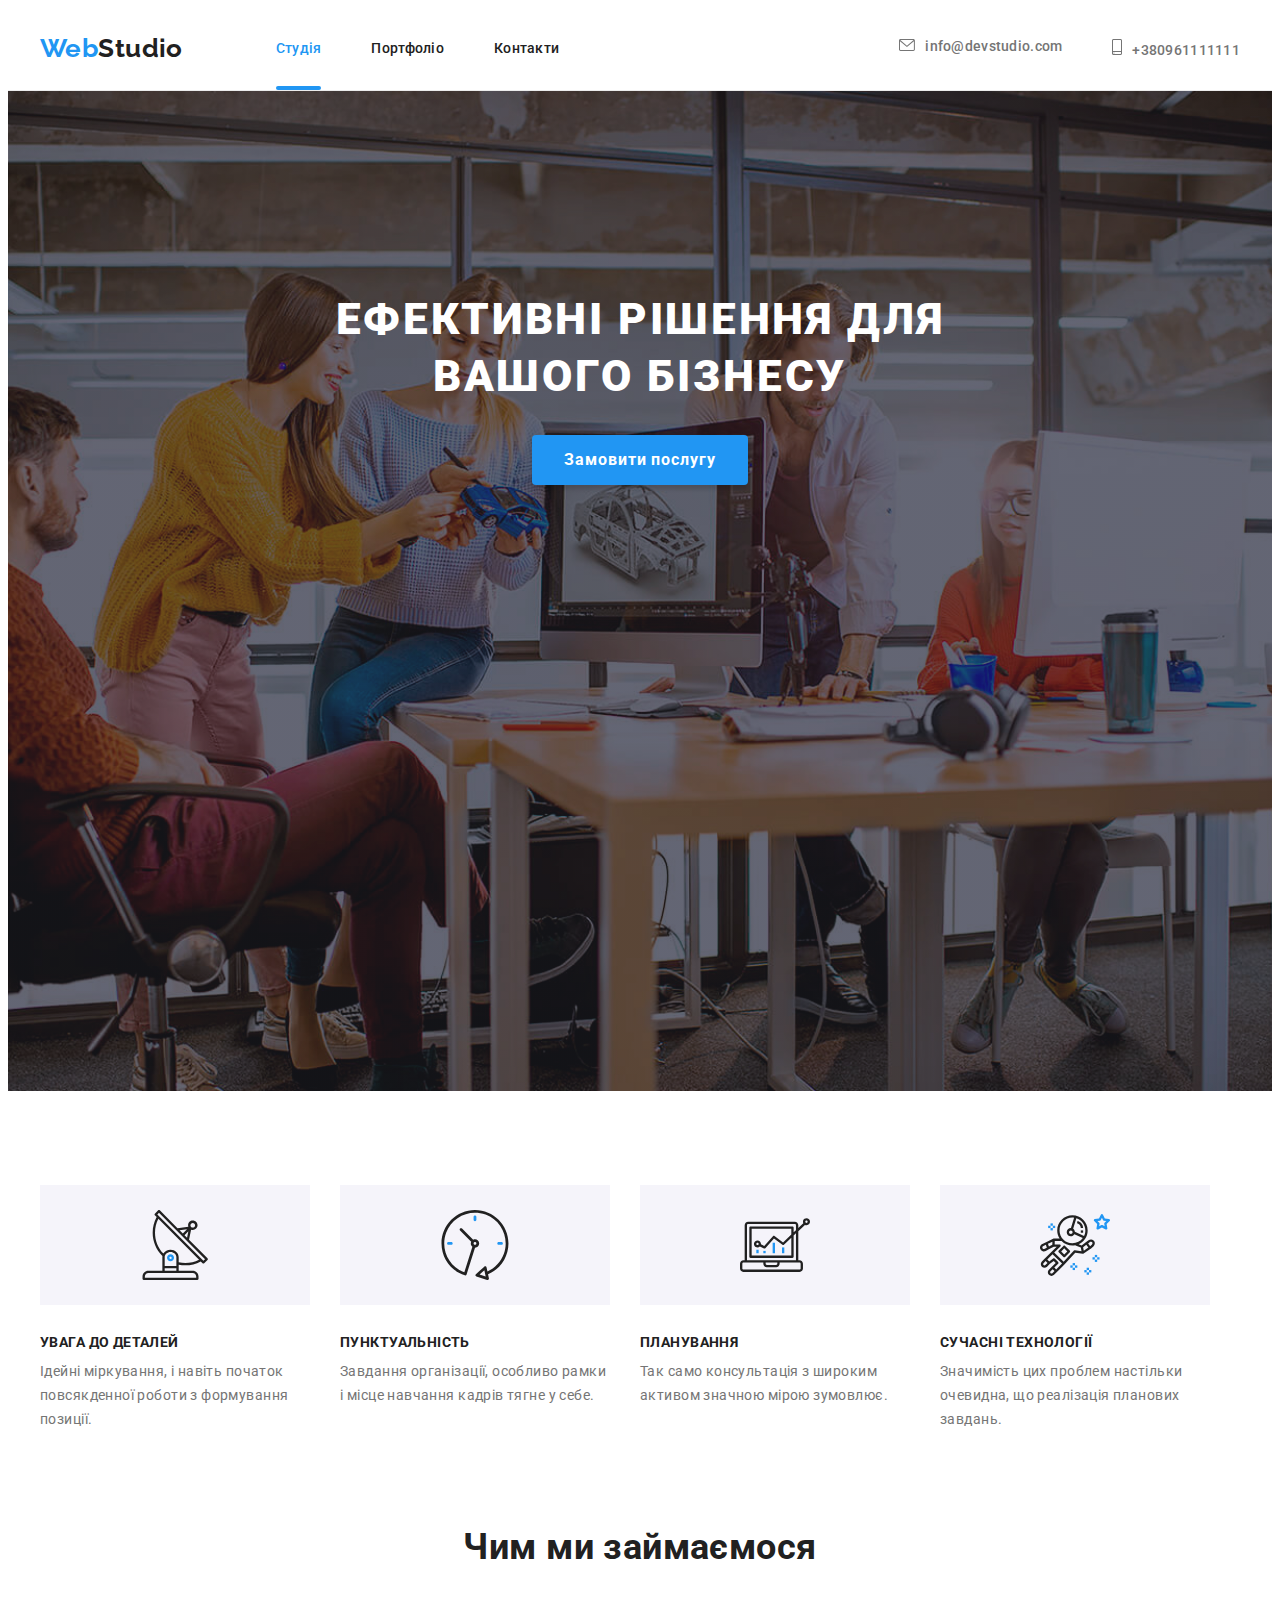
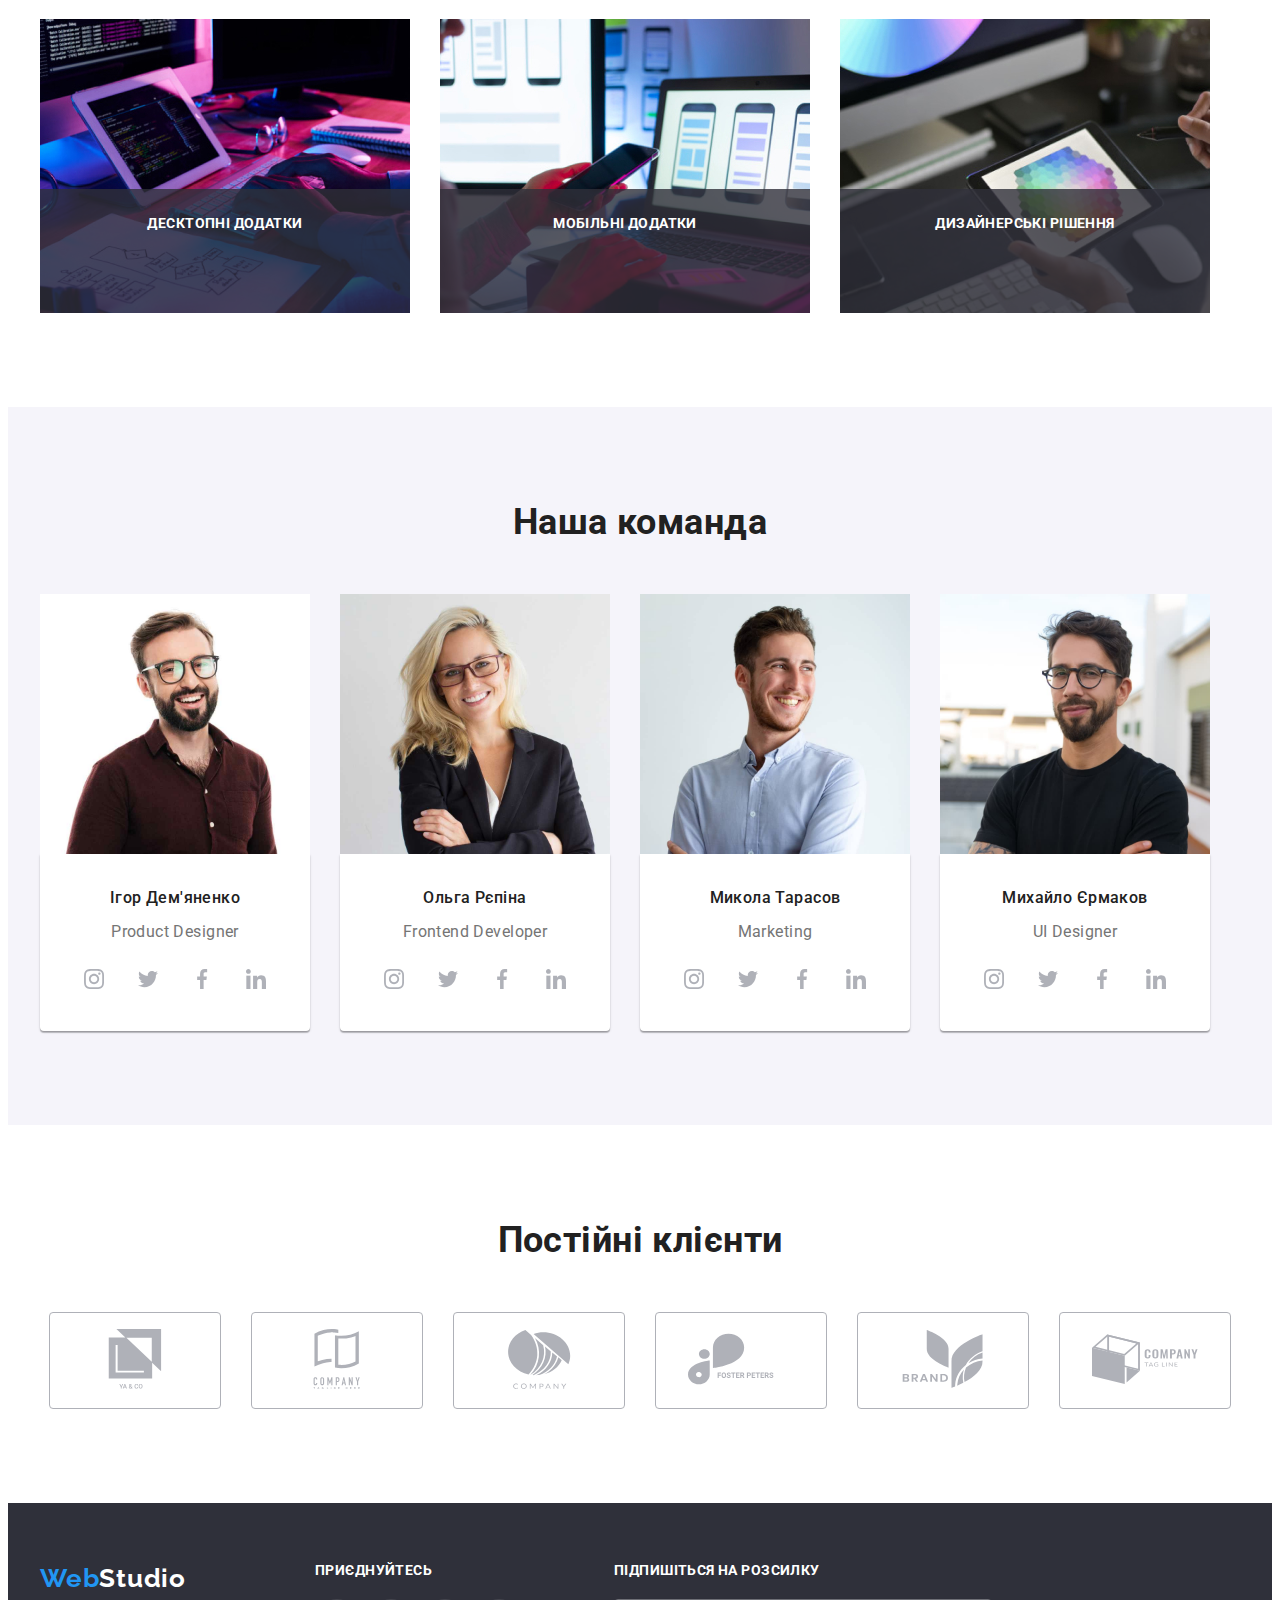
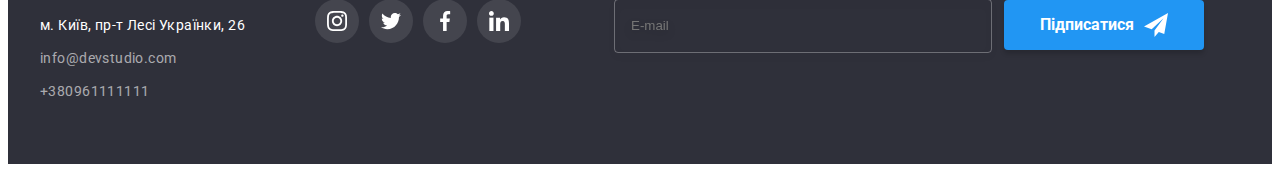
<file: index.html>
<!DOCTYPE html>
<html lang="uk">

<head>
  <meta charset="UTF-8">
  <meta http-equiv="X-UA-Compatible" content="IE=edge">
  <meta name="viewport" content="width=device-width, initial-scale=1.0">
  <title> Студія </title>
  <link href="https://fonts.googleapis.com/css2?family=Raleway:wght@700&family=Roboto:wght@400;500;700;900&display=swap"
    rel="stylesheet">

  <link rel="stylesheet" href="https://cdnjs.cloudflare.com/ajax/libs/modern-normalize/1.1.0/modern-normalize.min.css"
    integrity="sha512-wpPYUAdjBVSE4KJnH1VR1HeZfpl1ub8YT/NKx4PuQ5NmX2tKuGu6U/JRp5y+Y8XG2tV+wKQpNHVUX03MfMFn9Q=="
    crossorigin="anonymous" referrerpolicy="no-referrer" />

  <link rel="stylesheet" href="./CSS/styles.css">
</head>

<body>
  <!--Навігація-->

  <header class="page-header">
    <div class="container header-container">
      <nav class="site-nav">
        <a href="" class="logo-nav"> <span class="web-accent">Web</span>Studio </a>
        <ul class="item-list">
          <li class="nav-item"> <a href="./index.html" class="nav-link current"> Студія </a> </li>
          <li class="nav-item"> <a href="./portfolio.html" class="nav-link"> Портфоліо </a> </li>
          <li class="nav-item"> <a href="" class="nav-link"> Контакти </a> </li>
        </ul>
      </nav>

      <ul class="contacts-list">
        <li class="step"> <a href="mailto:info@devstudio.com" class="mail-accent">
            <svg class="header-icon" width="16" height="12">
              <use href="./images/icons.svg#icon-envelope-1"> </use>
            </svg>info@devstudio.com</a>
        </li>

        <li class="step"> <a href="tel:+380961111111" class="tel-number">
            <svg class="header-icon" width="10" height="16">
              <use href="./images/icons.svg#icon-smartphone"></use>
            </svg>+380961111111</a>
        </li>
      </ul>
    </div>
  </header>


  <main>
    <!--Шапка-->
    <section class="section hero">
      <h1 class="hero-title"> Ефективні рішення для вашого бізнесу </h1>
      <button type="button" class="hero-button" data-modal-open> Замовити послугу </button>
    </section>



    <!--Особливості-->
    <section class="section section-list">
      <div class="container">
        <h2 hidden> для додавання заголовку h3</h2>
        <ul class="feature-list">
          <li class="feature-item">
            <div class="feature-icon">
              <svg width="70" height="70">
                <use href="./images/icons.svg#icon-sputnik">
                </use>
              </svg>
            </div>
            <h3 class="future-title"> УВАГА ДО ДЕТАЛЕЙ </h3>
            <p class="features-text"> Ідейні міркування, і навіть початок повсякденної роботи з формування позиції.
            </p>

          </li>

          <li class="feature-item">
            <div class="feature-icon">
              <svg width="70" height="70">
                <use href="./images/icons.svg#icon-clock"></use>
              </svg>
            </div>
            <h3 class="future-title"> ПУНКТУАЛЬНІСТЬ</h3>
            <p class="features-text"> Завдання організації, особливо рамки і місце навчання кадрів тягне у себе. </p>


          </li>
          <li class="feature-item">
            <div class="feature-icon">
              <svg width="70" height="70">
                <use href="./images/icons.svg#icon-diagram"> </use>
              </svg>
            </div>
            <h3 class="future-title">ПЛАНУВАННЯ</h3>
            <p class="features-text">Так само консультація з широким активом значною мірою зумовлює.</p>

          </li>

          <li class="feature-item">
            <div class="feature-icon">
              <svg width="70" height="70">
                <use href="./images/icons.svg#icon-astronaut"> </use>
              </svg>
            </div>
            <h3 class="future-title"> СУЧАСНІ ТЕХНОЛОГІЇ</h3>
            <p class="features-text"> Значимість цих проблем настільки очевидна, що реалізація планових завдань. </p>

          </li>
        </ul>
      </div>
    </section>

    <section class="section section-work">
      <div class="container">
        <h2 class="section-title">Чим ми займаємося</h2>
        <ul class="work-list">
          <li class="work-item"> <a href=""> <img src="./images/img1.jpg" alt="Клавіатура" height="294" width="370">
            </a>
            <div class="work-item-thumb">
              <h3 class="work-name">Десктопні додатки</h3>
            </div>
          </li>
          <li class="work-item"> <a href=""> <img src="./images/img2.jpg" alt="Телефон" height="294" width="370"> </a>
            <div class="work-item-thumb">
              <h3 class="work-name">Мобільні додатки</h3>
            </div>
          </li>
          <li class="work-item"> <a href=""> <img src="./images/img3.jpg" alt="Планшет" height="294" width="370"> </a>
            <div class="work-item-thumb">
              <h3 class="work-name">Дизайнерські рішення</h3>
            </div>
          </li>
        </ul>
      </div>
    </section>

    <!-- Наша команда -->
    <section class="section our-team">
      <div class="container">
        <h2 class="section-title"> Наша команда </h2>
        <ul class="team-style">
          <li class="team-item">
            <img src="./images/IgorD1.jpg" alt="Ігор_Демяненко" width="270" height="260">
            <div class="team-workers">
              <h3 class="team-worker">Ігор Дем'яненко </h3>
              <p class="team-job"> Product Designer</p>

              <ul class="social-network-list">
                <li class="network-list">
                  <a href="" class="network-link">
                    <svg class="network-icon" width="20" height="20">
                      <use href="./images/icons.svg#icon-instagram"> </use>
                    </svg>
                  </a>
                </li>

                <li class="network-list">
                  <a href="" class="network-link">
                    <svg class="network-icon" width="20" height="20">
                      <use href="./images/icons.svg#icon-twitter"> </use>
                    </svg>
                  </a>
                </li>

                <li class="network-list">
                  <a href="" class="network-link">
                    <svg class="network-icon" width="20" height="20">
                      <use href="./images/icons.svg#icon-facebook"> </use>
                    </svg>
                  </a>
                </li>

                <li class="network-list">
                  <a href="" class="network-link">
                    <svg class="network-icon" width="20" height="20">
                      <use href="./images/icons.svg#icon-linkedin"> </use>
                    </svg>
                  </a>
                </li>
              </ul>
            </div>
          </li>

          <li class="team-item">
            <img src="./images/OlgaR2.jpg" alt="Ольга_Демяненко" width="270" height="260">
            <div class="team-workers">
              <h3 class="team-worker"> Ольга Рєпіна </h3>
              <p class="team-job">Frontend Developer</p>
              <ul class="social-network-list">
                <li class="network-list">
                  <a href="" class="network-link">
                    <svg class="network-icon" width="20" height="20">
                      <use href="./images/icons.svg#icon-instagram"> </use>
                    </svg>
                  </a>
                </li>

                <li class="network-list">
                  <a href="" class="network-link">
                    <svg class="network-icon" width="20" height="20">
                      <use href="./images/icons.svg#icon-twitter"> </use>
                    </svg>
                  </a>
                </li>

                <li class="network-list">
                  <a href="" class="network-link">
                    <svg class="network-icon" width="20" height="20">
                      <use href="./images/icons.svg#icon-facebook"> </use>
                    </svg>
                  </a>
                </li>

                <li class="network-list">
                  <a href="" class="network-link">
                    <svg class="network-icon" width="20" height="20">
                      <use href="./images/icons.svg#icon-linkedin"> </use>
                    </svg>
                  </a>
                </li>
              </ul>

            </div>
          </li>

          <li class="team-item">
            <img src="./images/MykT3.jpg" alt="Микола_Тарасенко" width="270" height="260">
            <div class="team-workers">
              <h3 class="team-worker"> Микола Тарасов </h3>
              <p class="team-job">Marketing</p>
              <ul class="social-network-list">
                <li class="network-list">
                  <a href="" class="network-link">
                    <svg class="network-icon" width="20" height="20">
                      <use href="./images/icons.svg#icon-instagram"> </use>
                    </svg>
                  </a>
                </li>

                <li class="network-list">
                  <a href="" class="network-link">
                    <svg class="network-icon" width="20" height="20">
                      <use href="./images/icons.svg#icon-twitter"> </use>
                    </svg>
                  </a>
                </li>

                <li class="network-list">
                  <a href="" class="network-link">
                    <svg class="network-icon" width="20" height="20">
                      <use href="./images/icons.svg#icon-facebook"> </use>
                    </svg>
                  </a>
                </li>

                <li class="network-list">
                  <a href="" class="network-link">
                    <svg class="network-icon" width="20" height="20">
                      <use href="./images/icons.svg#icon-linkedin"> </use>
                    </svg>
                  </a>
                </li>
              </ul>

            </div>
          </li>

          <li class="team-item">
            <img src="./images/Мyhaylo4.jpg" alt="МИхайло_Єрмаков" width="270" height="260">
            <div class="team-workers">
              <h3 class="team-worker"> Михайло Єрмаков </h3>
              <p class="team-job">UI Designer</p>

              <ul class="social-network-list">
                <li class="network-list">
                  <a href="" class="network-link">
                    <svg class="network-icon" width="20" height="20">
                      <use href="./images/icons.svg#icon-instagram"> </use>
                    </svg>
                  </a>
                </li>

                <li class="network-list">
                  <a href="" class="network-link">
                    <svg class="network-icon" width="20" height="20">
                      <use href="./images/icons.svg#icon-twitter"> </use>
                    </svg>
                  </a>
                </li>

                <li class="network-list">
                  <a href="" class="network-link">
                    <svg class="network-icon" width="20" height="20">
                      <use href="./images/icons.svg#icon-facebook"> </use>
                    </svg>
                  </a>
                </li>

                <li class="network-list">
                  <a href="" class="network-link">
                    <svg class="network-icon" width="20" height="20">
                      <use href="./images/icons.svg#icon-linkedin"> </use>
                    </svg>
                  </a>
                </li>
              </ul>

            </div>
          </li>
        </ul>
      </div>
    </section>

    <!--НАШІ КЛІЄНТИ-->

    <section class="clients-section section">
      <div class="container">
        <h2 class="clients-title">Постійні клієнти</h2>
        <ul class="clients-list">
          <li class="clients-item">
            <a class="clients-link" href="">
              <svg class="clients-icon" width="106" height="60">
                <use href="./images/icons.svg#icon-group-1"></use>
              </svg>
            </a>
          </li>
          <li class="clients-item">
            <a class="clients-link" href="">
              <svg class="clients-icon" width="106" height="60">
                <use href="./images/icons.svg#icon-group-2"></use>
              </svg>
            </a>
          </li>
          <li class="clients-item">
            <a class="clients-link" href="">
              <svg class="clients-icon" width="106" height="60">
                <use href="./images/icons.svg#icon-group-3"></use>
              </svg>
            </a>
          </li>
          <li class="clients-item">
            <a class="clients-link" href="">
              <svg class="clients-icon" width="106" height="60">
                <use href="./images/icons.svg#icon-group-4"></use>
              </svg>
            </a>
          </li>
          <li class="clients-item">
            <a class="clients-link" href="">
              <svg class="clients-icon" width="106" height="60">
                <use href="./images/icons.svg#icon-group-5"></use>
              </svg>
            </a>
          </li>
          <li class="clients-item">
            <a class="clients-link" href="">
              <svg class="clients-icon" width="106" height="60">
                <use href="./images/icons.svg#icon-group-6"></use>
              </svg>
            </a>
          </li>
        </ul>

      </div>
  </main>

  <!--Футер-->
  <footer class="footer">
    <div class="container">
      <div class="footer-left">

        <a href="./index.html" class="logo-foot"> <span class="web-accent">Web</span>Studio </a>

        <address class="footer-contacts">
          <ul class="contacts-box">
            <li class="footer-contact-item"> <a href="https://goo.gl/maps/c17dUtmcHRf1ZoTh7" class="place"> м. Київ,
                пр-т
                Лесі Українки,
                26 </a>
            </li>

            <li li class="footer-contact-item"> <a href="mailto:info@devstudio.com " class="mail"> info@devstudio.com
              </a>
            </li>

            <li li class="footer-contact-item"> <a href="tel:+380961111111" class="number">+380961111111</a> </li>
          </ul>
        </address>
      </div>

      <div class="footer-right">
        <p class="social-title">приєднуйтесь</p>
        <ul class="social-list">
          <li class="network-list"><a class="network-link" href="">
              <svg class="network-icon" width="20" height="20">
                <use href="./images/icons.svg#icon-instagram"></use>
              </svg>
            </a></li>
          <li class="network-list"><a class="network-link" href="">
              <svg class="network-icon" width="20" height="20">
                <use href="./images/icons.svg#icon-twitter"></use>
              </svg>
            </a></li>
          <li class="network-list"><a class="network-link" href="">
              <svg class="network-icon" width="20" height="20">
                <use href="./images/icons.svg#icon-facebook"></use>
              </svg>
            </a></li>
          <li class="network-list"><a class="network-link" href="">
              <svg class="network-icon" width="20" height="20">
                <use href="./images/icons.svg#icon-linkedin"></use>
              </svg>
            </a></li>
        </ul>
      </div>

      <div class="third-line">
          <h3 class="signup-title">підпишіться на розсилку</h3>
          <form class="footer-form">
            <input class="mail-input" type="email" name="email" placeholder="E-mail" />
            <button class="btn-subscribe" type="submit">
              <span>Підписатися</span>
              <svg class="icon-send" width="24" height="24">
                <use href="./images/icons.svg#icon-icon-send"></use>
              </svg>
            </button>
          </form>
        </div>
    </div>
  </footer>



  <!--MODAL-->

  <div class="backdrop is-hidden" data-modal>
    <div class="modal">
      <button class="button-close" data-modal-close>
        <svg class="button-close-icon" width="18" height="18">
          <use href="./images/icons.svg#icon-close-black"></use>
        </svg>
      </button>
    </div>
  </div>

  <script src="./js/modal.js"></script>

</body>

</html>
</file>
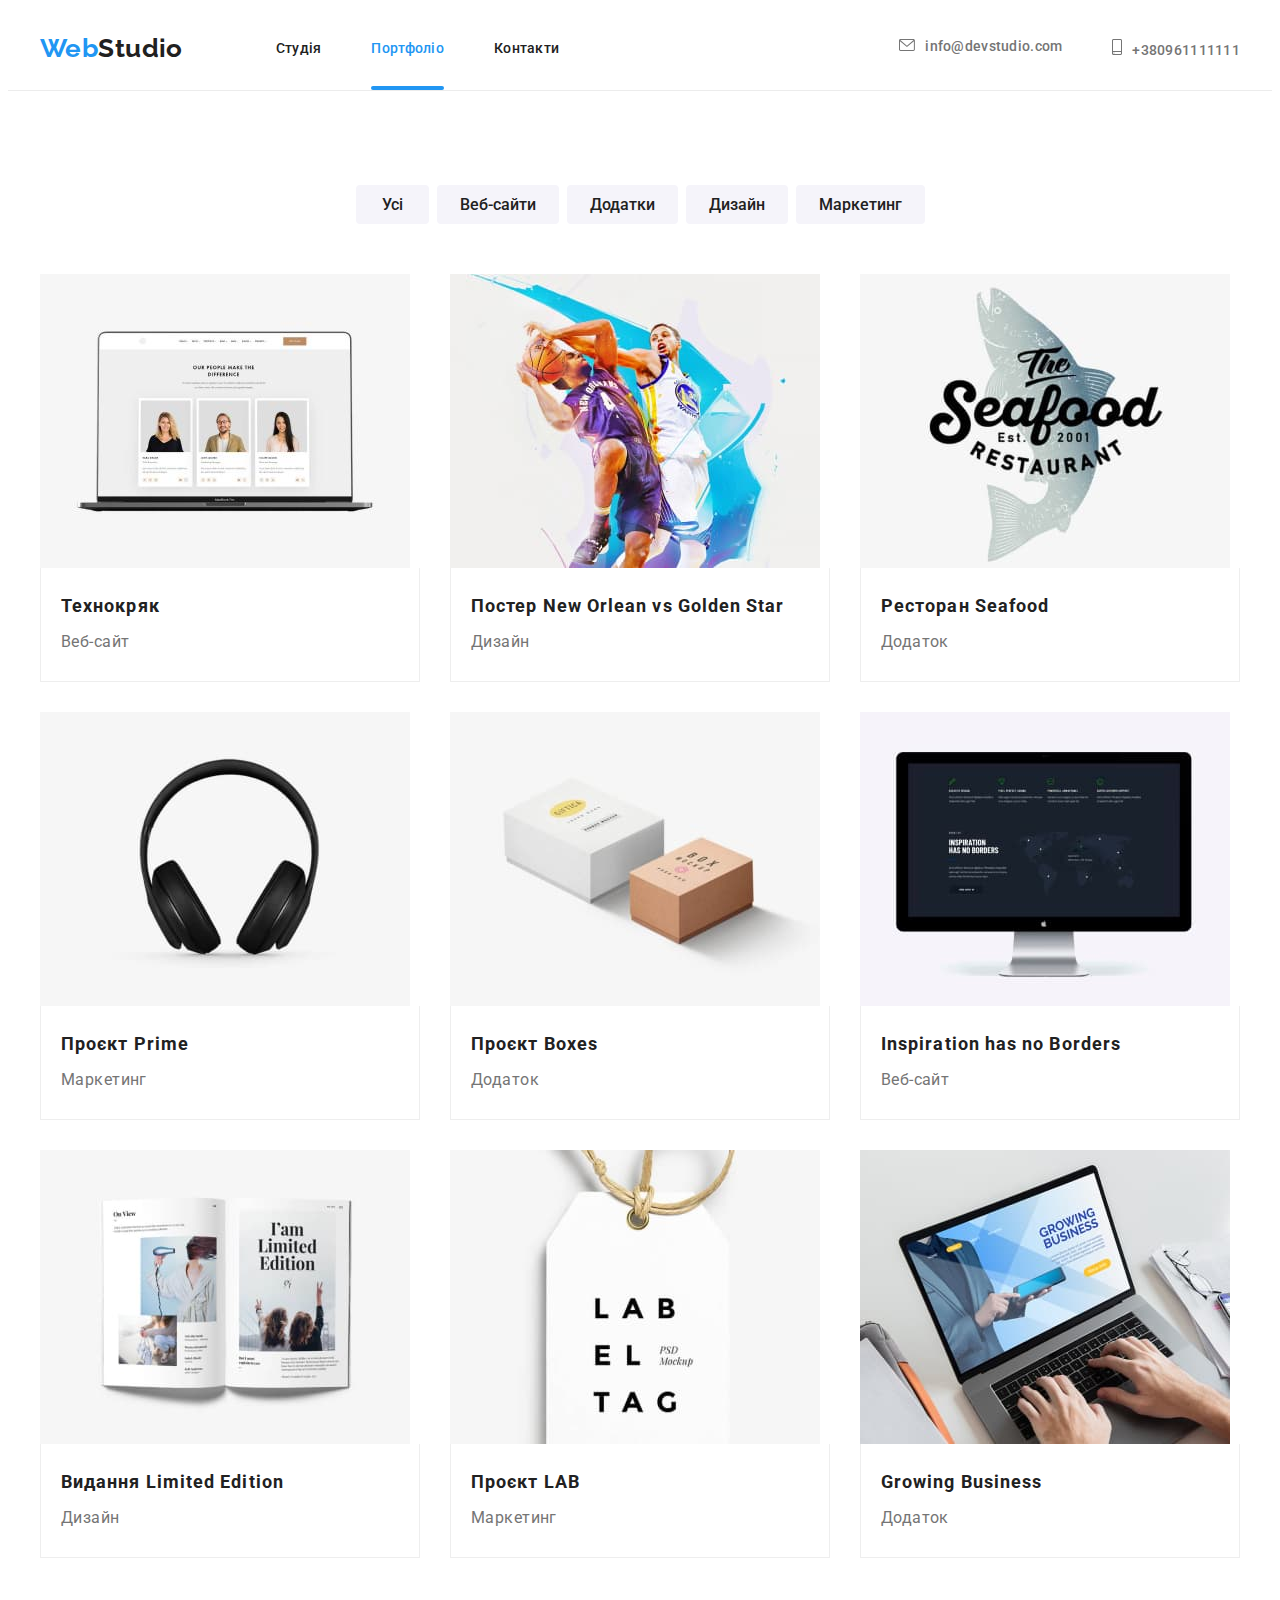
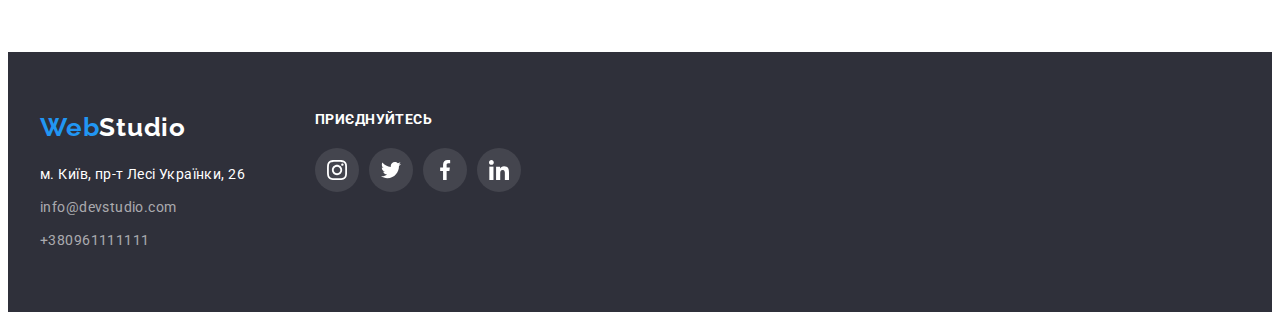
<file: portfolio.html>
<!DOCTYPE html>
<html lang="uk">

<head>
  <meta charset="UTF-8">
  <meta http-equiv="X-UA-Compatible" content="IE=edge">
  <meta name="viewport" content="width=device-width, initial-scale=1.0">
  <title>Портфоліо </title>
  <link href="https://fonts.googleapis.com/css2?family=Raleway:wght@700&family=Roboto:wght@400;500;700;900&display=swap"
    rel="stylesheet">

  <link rel="stylesheet" href="https://cdnjs.cloudflare.com/ajax/libs/modern-normalize/1.1.0/modern-normalize.min.css"
    integrity="sha512-wpPYUAdjBVSE4KJnH1VR1HeZfpl1ub8YT/NKx4PuQ5NmX2tKuGu6U/JRp5y+Y8XG2tV+wKQpNHVUX03MfMFn9Q=="
    crossorigin="anonymous" referrerpolicy="no-referrer" />

  <link rel="stylesheet" href="./CSS/styles.css">
</head>

<body>
  <!--Навігація-->

  <!--Навігація-->

  <header class="page-header">
    <div class="container header-container">
      <nav class="site-nav">
        <a href="" class="logo-nav"> <span class="web-accent">Web</span>Studio </a>
        <ul class="item-list">
          <li class="nav-item"> <a href="./index.html" class="nav-link"> Студія </a> </li>
          <li class="nav-item"> <a href="./portfolio.html" class="nav-link current"> Портфоліо </a> </li>
          <li class="nav-item"> <a href="" class="nav-link"> Контакти </a> </li>
        </ul>
      </nav>

      <ul class="contacts-list">
        <li class="step"> <a href="mailto:info@devstudio.com" class="mail-accent">
            <svg class="header-icon" width="16" height="12">
              <use href="./images/icons.svg#icon-envelope-1"> </use>
            </svg>info@devstudio.com</a>
        </li>

        <li class="step"> <a href="tel:+380961111111" class="tel-number">
            <svg class="header-icon" width="10" height="16">
              <use href="./images/icons.svg#icon-smartphone"></use>
            </svg>+380961111111</a>
        </li>
      </ul>
    </div>
  </header>


  <main>

    <h1 hidden>Прихований</h1>
    <h2 hidden> Прихований </h2>

    <!--Фільтр-->
    <section class="section portfolio-section">
      <div class="container">
        <ul class="button-list">
          <li class="button-item"> <button type="button" class="filtr-butt"> Усі </button> </li>
          <li class="button-item"> <button type="button" class="filtr-butt"> Веб-сайти </button> </li>
          <li class="button-item"> <button type="button" class="filtr-butt"> Додатки </button> </li>
          <li class="button-item"> <button type="button" class="filtr-butt"> Дизайн </button> </li>
          <li class="button-item"> <button type="button" class="filtr-butt"> Маркетинг </button> </li>
        </ul>

        <ul class="portfolio">
          <li class="portfolio-img">
            <a href="" class="portfolio-link">
              <div class="project-thumb">
                <img src="./images/our-people1.jpg" alt="троє_людей" width="370" height="294">
                <div class="project-overlay">
                  <p class="project-text">Ресурс пропонує комплексні пропозиції з різним рівнем функціоналу та
                    сервісів.
                    Все це дозволить відвідувачу отримати вичерпні відомості про компанію чи приватну особу.
                  </p>
                </div>
              </div>
              <div class="portfolio-description">
                <h3 class="portfolio-title"> Технокряк </h3>
                <p class="description"> Веб-сайт </p>
              </div>
            </a>

          </li>

          <li class="portfolio-img">
            <a href="" class="portfolio-link">
              <div class="project-thumb">
                <img src="./images/basketboall2.jpg" alt="баскетболісти" width="370" height="294">
                <div class="project-overlay">
                  <p class="project-text">Ресурс пропонує комплексні пропозиції з різним рівнем функціоналу та
                    сервісів.
                    Все це дозволить відвідувачу отримати вичерпні відомості про компанію чи приватну особу.
                  </p>
                </div>
              </div>
              <div class="portfolio-description">
                <h3 class="portfolio-title"> Постер New Orlean vs Golden Star </h3>
                <p class="description"> Дизайн </p>
              </div>
            </a>
          </li>

          <li class="portfolio-img">
            <a href="" class="portfolio-link">
              <div class="project-thumb">
                <img src="./images/seafood3.jpg" alt="шрифт" width="370" height="294">
                <div class="project-overlay">
                  <p class="project-text">Ресурс пропонує комплексні пропозиції з різним рівнем функціоналу та
                    сервісів.
                    Все це дозволить відвідувачу отримати вичерпні відомості про компанію чи приватну особу.
                  </p>
                </div>
              </div>
              <div class="portfolio-description">
                <h3 class="portfolio-title"> Ресторан Seafood </h3>
                <p class="description"> Додаток </p>
              </div>
            </a>
          </li>

          <li class="portfolio-img">
            <a href="" class="portfolio-link">
              <div class="project-thumb">
                <img src="./images/headphone1.jpg" alt="навушники" width="370" height="294">
                <div class="project-overlay">
                  <p class="project-text">Ресурс пропонує комплексні пропозиції з різним рівнем функціоналу та
                    сервісів.
                    Все це дозволить відвідувачу отримати вичерпні відомості про компанію чи приватну особу.
                  </p>
                </div>
              </div>
              <div class="portfolio-description">
                <h3 class="portfolio-title"> Проєкт Prime </h3>
                <p class="description"> Маркетинг</p>
              </div>
            </a>
          </li>
          <li class="portfolio-img">
            <a href="" class="portfolio-link">
              <div class="project-thumb">
                <img src="./images/boxes2.jpg" alt="коробочки" width="370" height="294">
                <div class="project-overlay">
                  <p class="project-text">Ресурс пропонує комплексні пропозиції з різним рівнем функціоналу та
                    сервісів.
                    Все це дозволить відвідувачу отримати вичерпні відомості про компанію чи приватну особу.
                  </p>
                </div>
              </div>
              <div class="portfolio-description">
                <h3 class="portfolio-title"> Проєкт Boxes </h3>
                <p class="description"> Додаток </p>
              </div>
            </a>
          </li>

          <li class="portfolio-img">
            <a href="" class="portfolio-link">
              <div class="project-thumb">
                <img src="./images/monitor3.jpg" alt="монітор" width="370" height="294">
                <div class="project-overlay">
                  <p class="project-text">Ресурс пропонує комплексні пропозиції з різним рівнем функціоналу та
                    сервісів. Все
                    це дозволить відвідувачу отримати вичерпні відомості про компанію чи приватну особу.</p>
                </div>
              </div>
              <div class="portfolio-description">
                <h3 class="portfolio-title">Inspiration has no Borders</h3>
                <p class="description"> Веб-сайт </p>

              </div>
            </a>
          </li>

          <li class="portfolio-img">
            <a href="" class="portfolio-link">
              <div class="project-thumb">
                <img src="./images/magazine1.jpg" alt="журнал" width="370" height="294">
                <div class="project-overlay">
                  <p class="project-text">Ресурс пропонує комплексні пропозиції з різним рівнем функціоналу та
                    сервісів. Все
                    це дозволить відвідувачу отримати вичерпні відомості про компанію чи приватну особу.</p>
                </div>
              </div>
              <div class="portfolio-description">
                <h3 class="portfolio-title"> Видання Limited Edition </h3>
                <p class="description"> Дизайн </p>

              </div>
            </a>
          </li>

          <li class="portfolio-img">
            <a href="" class="portfolio-link">
              <div class="project-thumb">
                <img src="./images/lab2.jpg" alt="текст" width="370" height="294">
                <div class="project-overlay">
                  <p class="project-text">Ресурс пропонує комплексні пропозиції з різним рівнем функціоналу та
                    сервісів. Все
                    це дозволить відвідувачу отримати вичерпні відомості про компанію чи приватну особу.</p>
                </div>
              </div>
              <div class="portfolio-description">
                <h3 class="portfolio-title"> Проєкт LAB </h3>
                <p class="description">Маркетинг </p>

              </div>
            </a>
          </li>

          <li class="portfolio-img">
            <a href="" class="portfolio-link">
              <div class="project-thumb">
                <img src="./images/writing3.jpg" alt="друк на ноуті" width="370" height="294">
                <div class="project-overlay">
                  <p class="project-text">Ресурс пропонує комплексні пропозиції з різним рівнем функціоналу та
                    сервісів. Все
                    це дозволить відвідувачу отримати вичерпні відомості про компанію чи приватну особу.</p>
                </div>
              </div>
              <div class="portfolio-description">
                <h3 class="portfolio-title">Growing Business </h3>
                <p class="description">Додаток </p>

              </div>
            </a>
          </li>
        </ul>
      </div>
      </div>
    </section>

  </main>

  <!--Футер-->
  <footer class="footer">
    <div class="container">
      <div class="footer-left">
        <div class="footer-logo">
          <a href="./index.html" class="logo-foot"> <span class="web-accent">Web</span>Studio </a>
        </div>
        <address class="footer-contacts">
          <ul class="contacts-box">
            <li class="footer-contact-item"> <a href="https://goo.gl/maps/c17dUtmcHRf1ZoTh7" class="place"> м.
                Київ,
                пр-т
                Лесі Українки,
                26 </a>
            </li>

            <li li class="footer-contact-item"> <a href="mailto:info@devstudio.com " class="mail">
                info@devstudio.com
              </a>
            </li>

            <li li class="footer-contact-item"> <a href="tel:+380961111111" class="number">+380961111111</a> </li>
          </ul>
        </address>
      </div>

      <div class="footer-right">
        <p class="social-title">приєднуйтесь</p>
        <ul class="social-list">
          <li class="network-list"><a class="network-link" href="">
              <svg class="network-icon" width="20" height="20">
                <use href="./images/icons.svg#icon-instagram"></use>
              </svg>
            </a></li>
          <li class="network-list"><a class="network-link" href="">
              <svg class="network-icon" width="20" height="20">
                <use href="./images/icons.svg#icon-twitter"></use>
              </svg>
            </a></li>
          <li class="network-list"><a class="network-link" href="">
              <svg class="network-icon" width="20" height="20">
                <use href="./images/icons.svg#icon-facebook"></use>
              </svg>
            </a></li>
          <li class="network-list"><a class="network-link" href="">
              <svg class="network-icon" width="20" height="20">
                <use href="./images/icons.svg#icon-linkedin"></use>
              </svg>
            </a></li>
        </ul>
      </div>
    </div>
  </footer>

</body>

</html>
</file>
<file: CSS/styles.css>
:root {
  --primary-text-color: #757575;
  --title-text-color: #212121;
  --accent-color: #2196f3;
  --primary-white-color: #ffffff;
  --header-icon-color: #757575;
  --big-icon-color: #afb1b8;
  --social-network-color: #afb1b8;
  --borer-color: #afb1b8;
  --modal-background: rgba(0, 0, 0, 0.2);
}

/* Загальні оформлення */
body {
  font-family: 'Roboto', sans-serif;
  font-size: 14px;
  letter-spacing: 0.03em;
  background-color: white;
  color: var(--primary-text-color);
}

ul {
  list-style: none;
}

img {
  display: block;
  max-width: 100%;
}

h1,
h2,
h3,
h4,
h5,
h6,
p,
ul {
  margin: 0;
  padding: 0;
}

.visually-hidden {
  position: absolute;
  white-space: nowrap;
  width: 1px;
  height: 1px;
  overflow: hidden;
  border: 0;
  padding: 0;
  clip: rect(0 0 0 0);
  clip-path: inset(50%);
  margin: -1px;
}

/* Навігація */

.container {
  width: 1200px;
  padding: 0 15px;
  margin-left: auto;
  margin-right: auto;
}

.section {
  padding-top: 94px;
  padding-bottom: 94px;
}

.header-container {
  display: flex;
  align-items: center;
}

.page-header {
  border-bottom: 1px solid #ececec;
}

.site-nav {
  display: flex;
  align-items: center;
}

.logo-nav {
  display: block;
  padding-top: 24px;
  padding-bottom: 24px;
  margin-right: 93px;
}

.site-nav .logo-nav {
  font-family: 'Raleway';
  text-decoration: none;
  color: var(--title-text-color);
  font-size: 26px;
  line-height: 1.3;
  font-weight: 700;
}

.item-list {
  display: flex;
}

.item-list .nav-item:not(:last-child) {
  margin-right: 50px;
}

.site-nav .web-accent {
  color: var(--accent-color);
}

.nav-item {
  position: relative;
}

.nav-link {
  display: block;
  padding-top: 32px;
  padding-bottom: 32px;

  color: var(--title-text-color);
  font-weight: 500;
  font-size: 14px;
  line-height: 1.14;
  letter-spacing: 0.02em;
  text-decoration: none;

  transition: color 250ms cubic-bezier(0.4, 0, 0.2, 1);
}

.nav-link:hover,
.nav-link:focus {
  color: var(--accent-color);
}

.nav-link.current {
  text-decoration: none;
  color: var(--accent-color);
  font-size: 14px;
  line-height: 1.1;
  letter-spacing: 0.02em;
  font-weight: 500;
}

.nav-link.current::after {
  display: block;
  content: '';
  position: absolute;
  width: 100%;
  height: 4px;
  left: 0;
  bottom: -1px;

  background-color: var(--accent-color);
  border-radius: 2px;
}

.current-link:hover,
.current-link:focus {
  color: var(--accent-color);
}

.contacts-list {
  display: flex;
  margin-left: auto;
}

.header-icon {
  fill: currentColor;
  margin-right: 10px;
}

.contacts-list .mail-accent,
.tel-number {
  display: block;
  margin-right: 50px;
}

.mail-accent:hover,
.mail-accent:focus {
  color: var(--accent-color);
}

.tel-number,
.mail-accent {
  text-decoration: none;
  color: var(--primary-text-color);
  font-size: 14px;
  line-height: 1.1;
  letter-spacing: 0.02em;
  font-weight: 500;
  margin-right: 0px;

  transition: color 250ms cubic-bezier(0.4, 0, 0.2, 1);
}

.tel-number:hover,
.tel-number:focus {
  color: var(--accent-color);
}

/* Шапка */
.hero {
  padding: 200px 0;
  height: 600px;
  max-width: 1600px;
  margin-left: auto;
  margin-right: auto;
  background-color: #2f303a;
  background-image: linear-gradient(rgba(47, 48, 58, 0.4),
      rgba(47, 48, 58, 0.4)),
    url(../images/img-hero2.jpg);

  background-repeat: no-repeat;
  background-size: cover;
  background-position: center center;
  text-align: center;

  color: var(--primary-white-color);
}

.hero-title {
  max-width: 696px;
  margin-right: auto;
  margin-left: auto;
  margin-bottom: 30px;

  font-family: 'Roboto';
  font-weight: 900;
  font-size: 44px;
  line-height: 1.3;
  text-align: center;
  letter-spacing: 0.06em;
  text-transform: uppercase;
}

.hero-button {
  min-width: 216px;
  height: 50px;
  margin-right: auto;
  margin-left: auto;

  font-family: 'Roboto';
  color: var(--primary-white-color);
  background-color: var(--accent-color);
  box-shadow: 0px 4px 4px rgba(0, 0, 0, 0.15);
  border: none;
  border-radius: 4px;
  cursor: pointer;
  font-weight: 700;
  font-size: 16px;
  line-height: 1.8;
  letter-spacing: 0.06em;

  transition: color 250ms cubic-bezier(0.4, 0, 0.2, 1);
}

.hero-button:focus {
  background-color: 188CE8;
}

.hero-button:hover {
  background-color: #188ce8;
}

/* <!--Особливості--> */

.feature-list {
  display: flex;
}

.feature-icon {
  display: flex;
  align-items: center;
  justify-content: center;
  width: 270px;
  height: 120px;
  margin-bottom: 30px;
  background-color: #f5f4fa;
}

.feature-item:not(:last-child) {
  margin-right: 30px;
}

.features-text {
  max-width: 270px;
  font-size: 14px;
  line-height: 1.71;
  color: var(--primary-text-color);
}

.section-list .future-title {
  margin-bottom: 10px;

  color: var(--title-text-color);
  font-weight: 700;
  font-size: 14px;
  line-height: 1.1;
  letter-spacing: 0.03em;
  text-transform: uppercase;
}

/* Чим ми займаємось */

.section-work {
  padding-top: 0px;
  padding-bottom: 94px;
}

.section-title {
  margin-bottom: 50px;
  color: var(--title-text-color);
  font-size: 36px;
  line-height: 1.2;
  text-align: center;
}

.work-list {
  display: flex;
}

.work-item:not(:last-child) {
  margin-right: 30px;
  max-width: 370px;
}

.work-item {
  position: relative;
}

.work-item-thumb {
  position: absolute;
  left: 0;
  bottom: 0;
  height: 70px;
  width: 100%;

  padding-top: 27px;
  padding-bottom: 27px;
  background: rgba(47, 48, 58, 0.8);
}

.work-name {
  color: var(--primary-white-color);
  font-weight: 700;
  font-size: 14px;
  line-height: 1.14;
  text-align: center;
  letter-spacing: 0.03em;
  text-transform: uppercase;
}

/* Наша команда */

.team-style {
  display: flex;
}

.our-team {
  margin-left: auto;
  margin-right: auto;
  background-color: #f5f4fa;
}

.team-item:not(:last-child) {
  margin-right: 30px;
}

.our-team .team-worker {
  margin-bottom: 10px;

  color: var(--title-text-color);
  font-size: 16px;
  font-weight: 500;
  line-height: 1.7;
  text-align: center;
}

.team-item:not(:last-child) {
  margin-right: 30px;
}

.team-workers {
  padding-top: 30px;
  padding-bottom: 30px;
  background-color: var(--primary-white-color);
  box-shadow: 0px 1px 3px rgba(0, 0, 0, 0.12), 0px 1px 1px rgba(0, 0, 0, 0.14),
    0px 2px 1px rgba(0, 0, 0, 0.2);
  border-bottom-left-radius: 4px;
  border-bottom-right-radius: 4px;
}

.team-job {
  font-family: 'Roboto';
  font-style: normal;
  font-size: 16px;
  line-height: 1.2;
  text-align: center;
  margin-bottom: 16px;
}

/* ІКОНКИ */
.social-network-list {
  display: flex;
  align-items: baseline;
  justify-content: center;
}

.network-list:not(:first-child) {
  margin-left: 10px;
}

.network-link {
  display: flex;
  padding: 0px;
  align-items: center;
  justify-content: center;
  width: 100%;
  height: 100%;
  border-radius: 50%;

  transition: background-color 250ms cubic-bezier(0.4, 0, 0.2, 1),
    color 250ms cubic-bezier(0.4, 0, 0.2, 1);
}

.network-icon {
  fill: var(--social-network-color);
}

.network-list {
  display: flex;
  width: 44px;
  height: 44px;
  border-radius: 50%;
}

.network-link:hover,
.network-link:focus {
  background-color: var(--accent-color);
}

.network-link:hover .network-icon,
.network-link:focus .network-icon {
  fill: var(--primary-white-color);
}

.clients-title {
  color: var(--title-text-color);
  font-size: 36px;
  line-height: 1.2;
  text-align: center;
  margin-bottom: 50px;
}

/* НАШІ КІЄНТИ */

.clients-list {
  display: flex;
  justify-content: center;
  align-items: center;
}

.clients-item:not(:last-child) {
  margin-right: 30px;
}

.clients-link {
  display: block;
  padding: 16px 32px;
  border: 1px solid var(--big-icon-color);
  border-radius: 4px;

  color: var(--big-icon-color);
  transition: border-color 250ms cubic-bezier(0.4, 0, 0.2, 1),
    color 250ms cubic-bezier(0.4, 0, 0.2, 1);
}

.clients-icon {
  fill: currentColor;
}

.clients-link:hover,
.clients-link:focus {
  border-color: var(--borer-color);
  color: var(--accent-color);
}

/* .clients-link:hover .clients-icon,
.clients-link:focus .clients-icon {
  fill: var(--accent-color);
} */

/* <!--Футер--> */

.footer {
  display: block;
  padding-top: 60px;
  padding-bottom: 60px;
  /* margin-left: auto;
  margin-right: auto; */
  background-color: #2f303a;
}

.footer .container {
  display: flex;
}

.footer-right {
  display: block;
  align-items: baseline;
  /* align-items: center;
  justify-content: center; */
  margin-left: 70px;
}

.logo-foot {
  display: block;
  font-family: 'Raleway';
  text-decoration: inherit;
  font-weight: 700;
  color: var(--primary-white-color);
  font-size: 26px;
  line-height: 1.2;
  letter-spacing: 0.03em;

  transition: color 250ms cubic-bezier(0.4, 0, 0.2, 1);
}

.logo-foot .web-accent {
  color: var(--accent-color);
}

.footer-contacts {
  display: block;
  margin-top: 20px;
}

.contacts-box {
  display: block;
}

.footer-contact-item,
.footer-contact-item {
  margin-top: 9px;
}

.place {
  display: block;

  font-style: normal;
  text-decoration: none;
  font-family: 'Roboto';
  color: var(--primary-white-color);
  font-size: 14px;
  line-height: 1.7;

  transition: color 250ms cubic-bezier(0.4, 0, 0.2, 1);
}

.mail {
  margin-top: 9px;

  font-style: normal;
  text-decoration: none;
  color: rgba(255, 255, 255, 0.6);
  font-size: 14px;
  line-height: 1.7;

  transition: color 250ms cubic-bezier(0.4, 0, 0.2, 1);
}

.number {
  margin-top: 9px;
  font-style: normal;
  text-decoration: none;
  color: rgba(255, 255, 255, 0.6);
  font-size: 14px;
  line-height: 1.7;

  transition: color 250ms cubic-bezier(0.4, 0, 0.2, 1);
}

.place:hover,
.place:focus,
.mail:hover,
.mail:focus,
.number:hover,
.number:focus {
  color: var(--accent-color);
}

/* THIRD LINE */

.third-line {
  display: block;
  justify-content: center;
  align-items: baseline;
  margin-left: 93px;
}

.signup-title {
  display: flex;
  font-weight: 700;
  font-size: 14px;
  line-height: 16px;
  line-height: 1.14;
  text-transform: uppercase;


  color: var(--primary-white-color);
}

.mail-input {
 width: 358px;
    height: 50px;
    margin-top: 20px;
    border: 1px solid rgba(255, 255, 255, 0.3);
    filter: drop-shadow(0px 4px 4px rgba(0, 0, 0, 0.15));
    border-radius: 4px;
    padding-left: 16px;

    color: var(--primary-white-color);
    background-color: transparent;

    transition: border-color 250ms cubic-bezier(0.4, 0, 0.2, 1);
}

.mail-input:focus {
    border-color: #188CE8;
    outline: none;
}


.btn-subscribe {
  display: flex;
    justify-content: center;
    align-items: center;

    width: 200px;
    height: 50px;
    margin-left: 12px;
    
    background-color: var(--accent-color);
    color: var(--primary-white-color);
    box-shadow: 0px 4px 4px rgba(0, 0, 0, 0.15);
    border-radius: 4px;
    padding: 0;
    border: none;

    font-family: 'Roboto';
    font-style: normal;
    font-weight: 700;
    font-size: 16px;
    line-height: 1.88;

    transition: background-color 250ms cubic-bezier(0.4, 0, 0.2, 1);
}

.btn-subscribe:hover,
.btn-subscribe:focus {
    background-color: #188CE8;
    box-shadow: 0px 4px 4px rgba(0, 0, 0, 0.15);
}


.icon-send {
fill: var(--primary-white-color);
margin-left: 10px;
}

.footer-form{
    display: flex;
    align-items: baseline;

}

/* 
.mail-input {
margin-left: 16px;
font-family: 'Roboto';
font-style: normal;
font-weight: 400;
font-size: 16px;
line-height: 20px;
} */

/* ПРИЄДНУЙТЕСЬ */

.social-list {
  display: flex;
  justify-content: center;
}

.social-title {
  display: flex;
  font-size: 14px;
  line-height: 1.14;
  font-weight: 700;
  text-transform: uppercase;
  color: var(--primary-white-color);
  margin-bottom: 20px;
}

.footer .network-link {
  background-color: rgba(255, 255, 255, 0.1);
}

.footer .network-link:hover,
.footer .network-link:focus {
  background-color: var(--accent-color);
}

.footer .network-icon {
  fill: var(--primary-white-color);
}

.footer .network-link:not(:last-child) {
  margin-right: 10px;
}







/* ////МОДАЛКА//// */

.backdrop {
  position: fixed;
  top: 0;
  left: 0;
  height: 100%;
  width: 100%;
  background-color: rgba(0, 0, 0, 0.2);
  opacity: 1;
  transition: opacity 250ms cubic-bezier(0.4, 0, 0.2, 1);
}

.backdrop.is-hidden {
  transform: translate(-50%, -50%) scale(1);
}

.modal {
  position: absolute;
  top: 50%;
  left: 50%;
  min-height: 581px;
  min-width: 528px;
  background-color: var(--primary-white-color);

  box-shadow: 0px 1px 3px rgba(0, 0, 0, 0.12), 0px 1px 1px rgba(0, 0, 0, 0.14),
    0px 2px 1px rgba(0, 0, 0, 0.2);
  border-radius: 4px;

  transform: translate(-50%, -50%) scale(1);
  transition: transform 250ms cubic-bezier(0.4, 0, 0.2, 1);
}

.button-close {
  position: absolute;
  top: 8px;
  right: 8px;
  height: 30px;
  width: 30px;
  padding: 5px;
  background: var(--primary-white-color);
  border-radius: 50%;
  border: 1px solid rgba(0, 0, 0, 0.1);
  cursor: pointer;
}



.backdrop.is-hidden {
  visibility: hidden;
  opacity: 0;
  pointer-events: none;
  transform: scale(0.5);
}

.backdrop.is-hidden .modal {
  transform: translate(-50%, -50%) scale(0.7);
}

/*  Портфоліо */

.button-list {
  display: flex;
  justify-content: center;
  margin-bottom: 50px;
}

.button-item:not(:last-child) {
  margin-right: 8px;
}

.button-list .filtr-butt {
  display: inline-block;
  min-width: 73px;
  border-radius: 4px;
  border: 1px solid transparent;
  padding: 6px 22px;

  cursor: pointer;
  font-family: 'Roboto';
  font-style: normal;
  color: var(--title-text-color);
  background-color: #f5f4fa;

  font-weight: 500;
  font-size: 16px;
  line-height: 1.6;
  text-align: center;
  border-radius: 4px;

  transition: background-color 250ms cubic-bezier(0.4, 0, 0.2, 1),
    color 250ms cubic-bezier(0.4, 0, 0.2, 1),
    box-shadow 250ms cubic-bezier(0.4, 0, 0.2, 1);
}


.button-list .filtr-butt:hover,
.button-list .filtr-butt:focus {
  background-color: var(--accent-color);
  color: var(--primary-white-color);
  box-shadow: 0px 3px 1px rgba(0, 0, 0, 0.1), 0px 1px 2px rgba(0, 0, 0, 0.08),
    0px 2px 2px rgba(0, 0, 0, 0.12);
}

/* ПОРТФОЛІО */

.portfolio {
  display: flex;
  flex-wrap: wrap;
}

.portfolio-img {
  flex-basis: calc((100% - 60px) / 3);
}

.portfolio-img:not(:nth-child(3n)) {
  margin-right: 30px;
}

.portfolio-img:not(:nth-last-child(-n + 3)) {
  margin-bottom: 30px;
}

.portfolio-link {
  display: block;
  text-decoration: none;
}

.portfolio-link:hover,
.portfolio-link:focus {
  box-shadow: 0px 1px 1px rgba(0, 0, 0, 0.12),
    0px 4px 4px rgba(141, 48, 48, 0.06), 1px 4px 6px rgba(0, 0, 0, 0.16);
}

.portfolio-description {
  border: 1px solid #eeeeee;
  border-top: transparent;
  padding: 20px 24px 24px 20px;
  text-align: left;
}

.portfolio-title {
  margin-bottom: 4px;
  color: var(--title-text-color);
  font-size: 18px;
  line-height: 2;
  letter-spacing: 0.06em;
}

.description {
  color: var(--primary-text-color);
  font-size: 16px;
  line-height: 1.8;
}

.project-thumb {
  position: relative;
  overflow: hidden;
}

.project-overlay {
  position: absolute;
  top: 0;
  left: 0;
  width: 370px;
  height: 100%;
  background: rgba(33, 150, 243, 0.9);

  transform: translateY(100%);
  transition: transform 250ms cubic-bezier(0.4, 0, 0.2, 1);
}

.project-text {
  position: absolute;
  top: 63px;
  left: 24px;
  bottom: 63px;
  right: 24px;

  font-size: 18px;
  line-height: 1.56;
  letter-spacing: 0.03em;
  color: var(--primary-white-color);

  opacity: 0;
  transition: opacity 250ms cubic-bezier(0.4, 0, 0.2, 1);
}

.portfolio-link {
  display: block;
  text-decoration: none;

  transition: box-shadow 250ms cubic-bezier(0.4, 0, 0.2, 1);
}

.portfolio-link:hover,
.portfolio-link:focus {
  box-shadow: 0px 1px 1px rgba(0, 0, 0, 0.12), 0px 4px 4px rgba(0, 0, 0, 0.06),
    1px 4px 6px rgba(0, 0, 0, 0.16);
}

.portfolio-link:hover .project-overlay {
  transform: translateY(0);
}

.portfolio-link:hover .project-text {
  opacity: 1;
}
</file>
